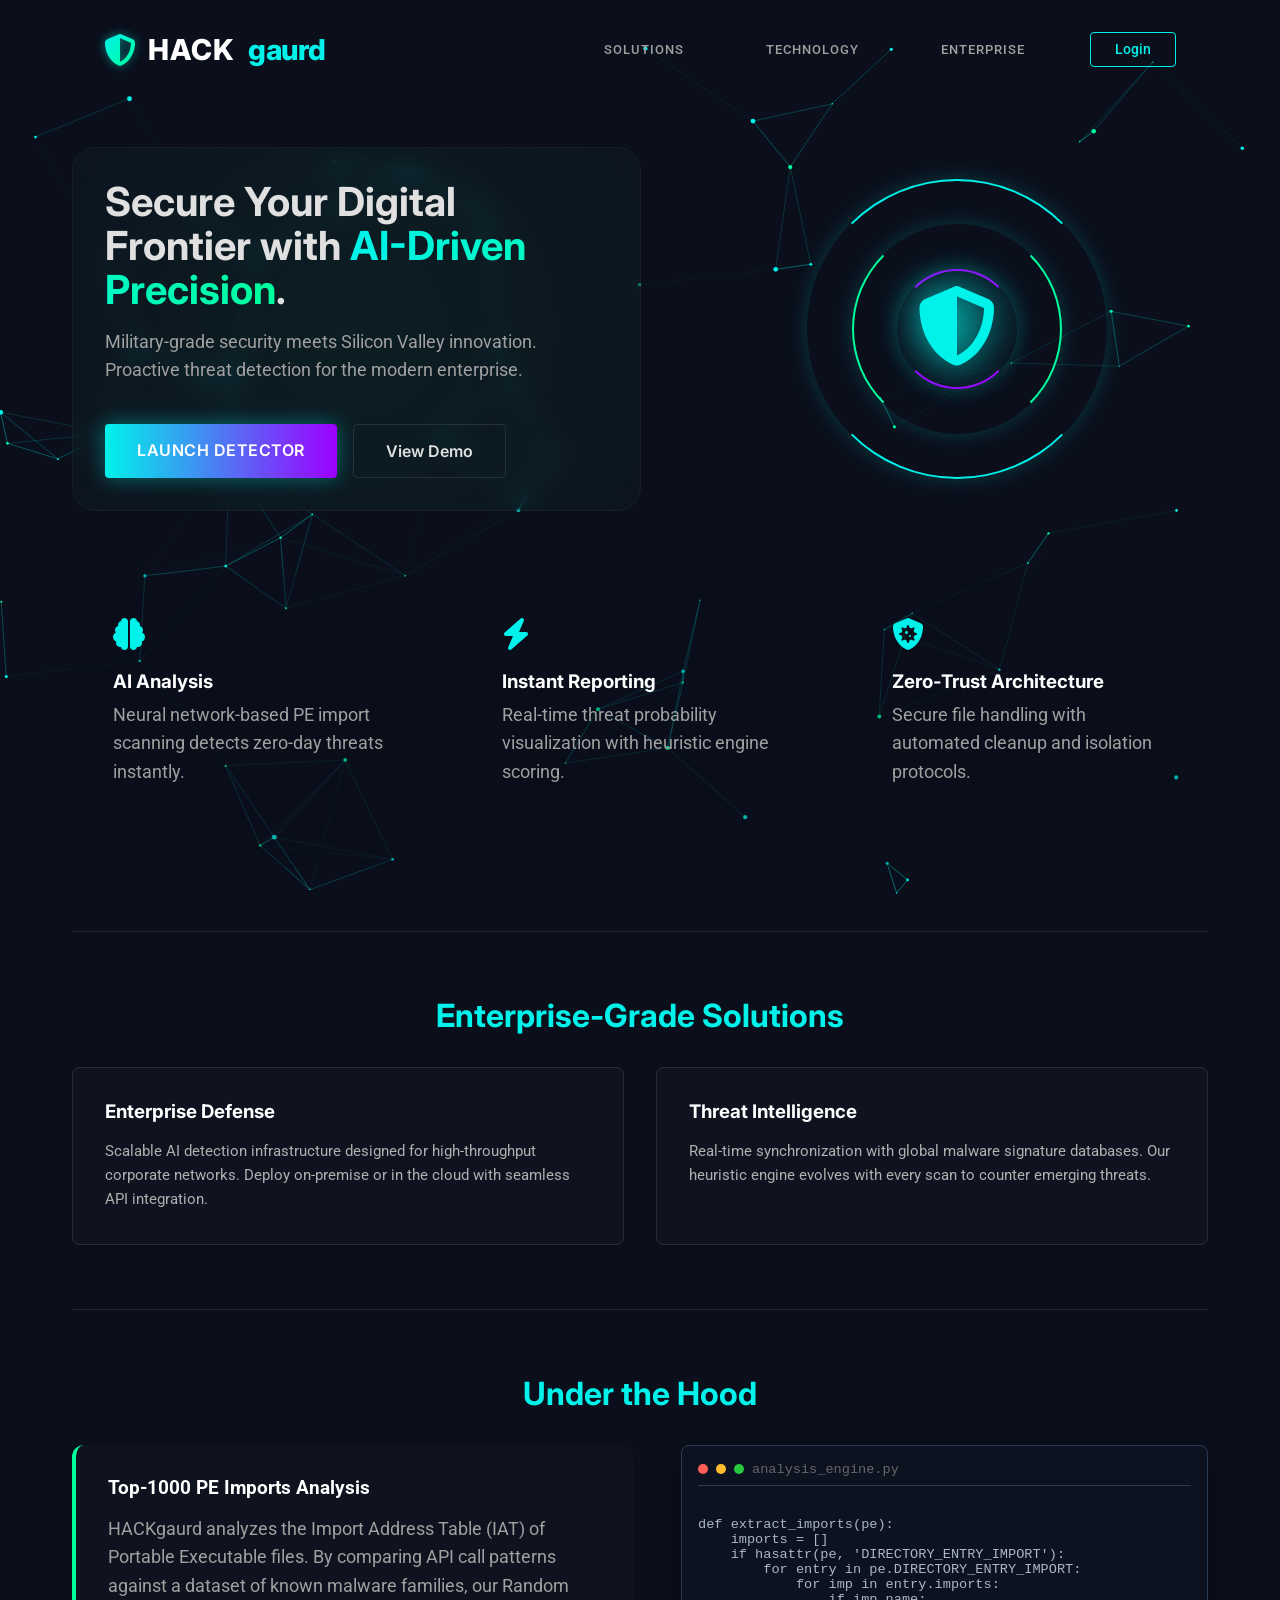
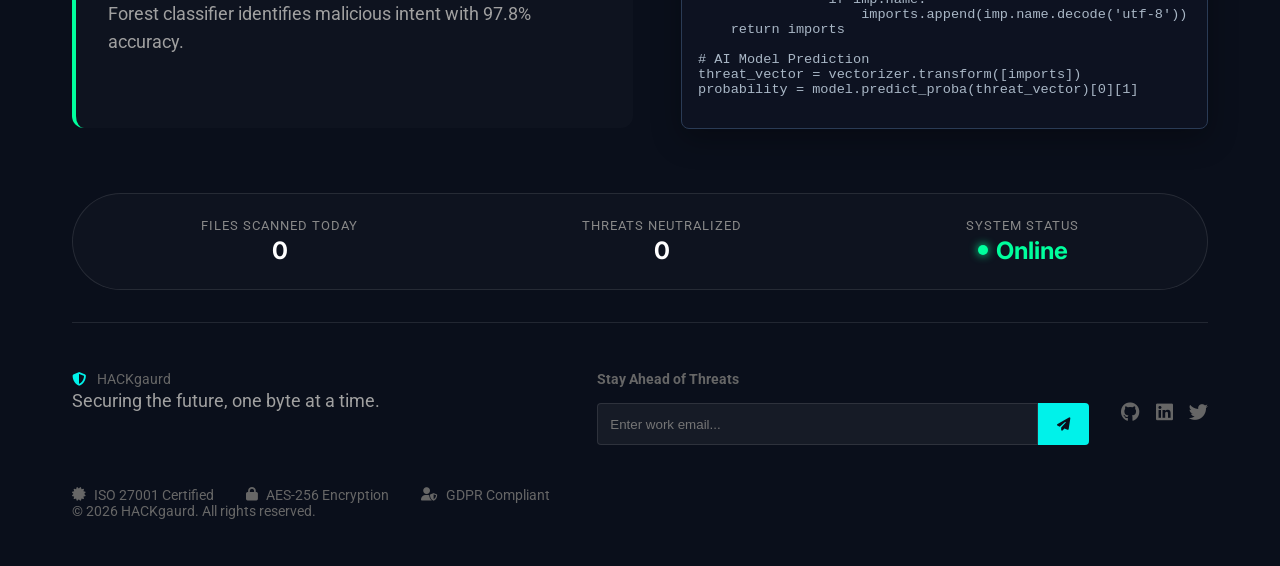
<file: frontend/index.html>
<!DOCTYPE html>
<html lang="en">

<head>
    <meta charset="UTF-8">
    <meta name="viewport" content="width=device-width, initial-scale=1.0">
    <title>HACKgaurd | Secure Your Digital Frontier</title>
    <link rel="preconnect" href="https://fonts.googleapis.com">
    <link rel="preconnect" href="https://fonts.gstatic.com" crossorigin>
    <link
        href="https://fonts.googleapis.com/css2?family=Inter:wght@300;400;500;600;700&family=Roboto:wght@400;500;700&display=swap"
        rel="stylesheet">
    <link rel="stylesheet" href="https://cdnjs.cloudflare.com/ajax/libs/font-awesome/6.4.0/css/all.min.css">
    <link rel="stylesheet" href="style.css">
</head>

<body>
    <canvas id="particles-canvas"></canvas>

    <div class="main-container">
        <header>
            <div class="logo">
                <i class="fa-solid fa-shield-halved"></i>
                <span class="brand-name">HACK</span> <span class="brand-highlight">gaurd</span>
            </div>
            <nav>
                <a href="#solutions" class="nav-item" id="nav-solutions">Solutions</a>
                <a href="#technology" class="nav-item" id="nav-technology">Technology</a>
                <a href="#enterprise" class="nav-item">Enterprise</a>
                <a href="#" class="nav-cta" id="login-btn">Login</a>
            </nav>
        </header>

        <section class="hero">
            <div class="hero-contentglass">
                <h1>Secure Your Digital Frontier with <span class="gradient-text">AI-Driven Precision</span>.</h1>
                <p>Military-grade security meets Silicon Valley innovation. Proactive threat detection for the modern
                    enterprise.</p>
                <div class="cta-group">
                    <a href="dashboard.html" class="cta-button" id="launch-btn"
                        style="text-decoration: none; display: inline-block; text-align: center;">Launch Detector</a>
                    <button class="secondary-button" id="demo-btn">View Demo</button>
                </div>
            </div>
            <div class="hero-visual">
                <div class="cyber-shield">
                    <div class="ring ring-1"></div>
                    <div class="ring ring-2"></div>
                    <div class="ring ring-3"></div>
                    <div class="core">
                        <i class="fa-solid fa-shield-halved"></i>
                    </div>
                </div>
            </div>
        </section>

        <!-- Core Capabilities -->
        <section class="features-section anim-on-scroll">
            <div class="features-grid">
                <div class="feature-card">
                    <div class="feature-icon"><i class="fa-solid fa-brain"></i></div>
                    <h3>AI Analysis</h3>
                    <p>Neural network-based PE import scanning detects zero-day threats instantly.</p>
                </div>
                <div class="feature-card">
                    <div class="feature-icon"><i class="fa-solid fa-bolt"></i></div>
                    <h3>Instant Reporting</h3>
                    <p>Real-time threat probability visualization with heuristic engine scoring.</p>
                </div>
                <div class="feature-card">
                    <div class="feature-icon"><i class="fa-solid fa-shield-virus"></i></div>
                    <h3>Zero-Trust Architecture</h3>
                    <p>Secure file handling with automated cleanup and isolation protocols.</p>
                </div>
            </div>
        </section>

        <!-- Solutions Section -->
        <section id="solutions" class="content-section anim-on-scroll">
            <h2 class="section-title">Enterprise-Grade Solutions</h2>
            <div class="solutions-grid">
                <div class="solution-card">
                    <h3>Enterprise Defense</h3>
                    <p>Scalable AI detection infrastructure designed for high-throughput corporate networks. Deploy
                        on-premise or in the cloud with seamless API integration.</p>
                </div>
                <div class="solution-card">
                    <h3>Threat Intelligence</h3>
                    <p>Real-time synchronization with global malware signature databases. Our heuristic engine evolves
                        with every scan to counter emerging threats.</p>
                </div>
            </div>
        </section>

        <!-- Technology Section -->
        <section id="technology" class="content-section">
            <h2 class="section-title">Under the Hood</h2>
            <div class="tech-container">
                <div class="tech-desc">
                    <h3>Top-1000 PE Imports Analysis</h3>
                    <p>HACKgaurd analyzes the Import Address Table (IAT) of Portable Executable files. By comparing
                        API call patterns against a dataset of known malware families, our Random Forest classifier
                        identifies malicious intent with 97.8% accuracy.</p>
                </div>
                <div class="code-snippet">
                    <div class="code-header">
                        <span class="dot red"></span>
                        <span class="dot yellow"></span>
                        <span class="dot green"></span>
                        <span>analysis_engine.py</span>
                    </div>
                    <pre><code>
def extract_imports(pe):
    imports = []
    if hasattr(pe, 'DIRECTORY_ENTRY_IMPORT'):
        for entry in pe.DIRECTORY_ENTRY_IMPORT:
            for imp in entry.imports:
                if imp.name:
                    imports.append(imp.name.decode('utf-8'))
    return imports

# AI Model Prediction
threat_vector = vectorizer.transform([imports])
probability = model.predict_proba(threat_vector)[0][1]
                    </code></pre>
                </div>
            </div>
        </section>

        <!-- Live Platform Pulse -->
        <section class="platform-pulse">
            <div class="pulse-stat">
                <span class="pulse-label">Files Scanned Today</span>
                <span class="pulse-value" id="stat-scanned">0</span>
            </div>
            <div class="pulse-stat">
                <span class="pulse-label">Threats Neutralized</span>
                <span class="pulse-value" id="stat-threats">0</span>
            </div>
            <div class="pulse-stat">
                <span class="pulse-label">System Status</span>
                <span class="pulse-value status-online"><span class="pulse-dot"></span> Online</span>
            </div>
        </section>

        <footer>
            <div class="footer-content">
                <div class="footer-brand">
                    <i class="fa-solid fa-shield-halved"></i> HACKgaurd
                    <p>Securing the future, one byte at a time.</p>
                </div>
                <div class="footer-subscribe">
                    <h4>Stay Ahead of Threats</h4>
                    <div class="subscribe-form">
                        <input type="email" id="sub-email" placeholder="Enter work email...">
                        <button id="sub-btn"><i class="fa-solid fa-paper-plane"></i></button>
                    </div>
                </div>
                <div class="footer-social">
                    <a href="#"><i class="fa-brands fa-github"></i></a>
                    <a href="#"><i class="fa-brands fa-linkedin"></i></a>
                    <a href="#"><i class="fa-brands fa-twitter"></i></a>
                </div>
            </div>

            <div class="trust-badges">
                <div class="badge"
                    title="Internationally recognized standard for information security management systems (ISMS).">
                    <i class="fa-solid fa-certificate"></i> ISO 27001 Certified
                </div>
                <div class="badge"
                    title="Advanced Encryption Standard with 256-bit keys, ensuring military-grade data protection.">
                    <i class="fa-solid fa-lock"></i> AES-256 Encryption
                </div>
                <div class="badge" title="Fully compliant with General Data Protection Regulation for user privacy.">
                    <i class="fa-solid fa-user-shield"></i> GDPR Compliant
                </div>
            </div>
            <div class="copyright">
                &copy; 2026 HACKgaurd. All rights reserved.
            </div>
        </footer>
    </div>

    <!-- Login Modal -->
    <div id="login-modal" class="modal-overlay">
        <div class="modal-box">
            <span class="close-modal close-login">&times;</span>
            <h2>SECURE LOGIN</h2>
            <form id="login-form">
                <div class="input-group">
                    <label>ACCESS KEY</label>
                    <input type="text" placeholder="XXXX-XXXX-XXXX" required>
                </div>
                <div class="input-group">
                    <label>PASSWORD</label>
                    <input type="password" placeholder="••••••••" required>
                </div>
                <button type="submit" class="cta-button" style="width: 100%;">Sign In</button>
            </form>
        </div>
    </div>

    <!-- Demo Modal -->
    <div id="demo-modal" class="modal-overlay">
        <div class="modal-box demo-box">
            <span class="close-modal close-demo">&times;</span>
            <h2>Platform Tour</h2>
            <div class="demo-content">
                <div class="demo-step">
                    <div class="step-num">1</div>
                    <p><strong>Upload Analyis:</strong> Drag & drop suspicious files for instant breakdown.</p>
                </div>
                <div class="demo-step">
                    <div class="step-num">2</div>
                    <p><strong>Heuristic Engine:</strong> Our AI assigns a threat score based on API calls.</p>
                </div>
                <div class="demo-step">
                    <div class="step-num">3</div>
                    <p><strong>Quarantine:</strong> Malicious files are isolated automatically.</p>
                </div>
                <button class="cta-button" id="start-demo-btn" style="width: 100%; margin-top: 1rem;">Launch Live
                    Experience</button>
            </div>
        </div>
    </div>

    <!-- Toast Notification -->
    <div id="toast" class="toast hidden">
        <i class="fa-solid fa-check-circle"></i> Successfully Subscribed!
    </div>

    <script src="js/state.js"></script>
    <script src="script.js"></script>
</body>

</html>
</file>
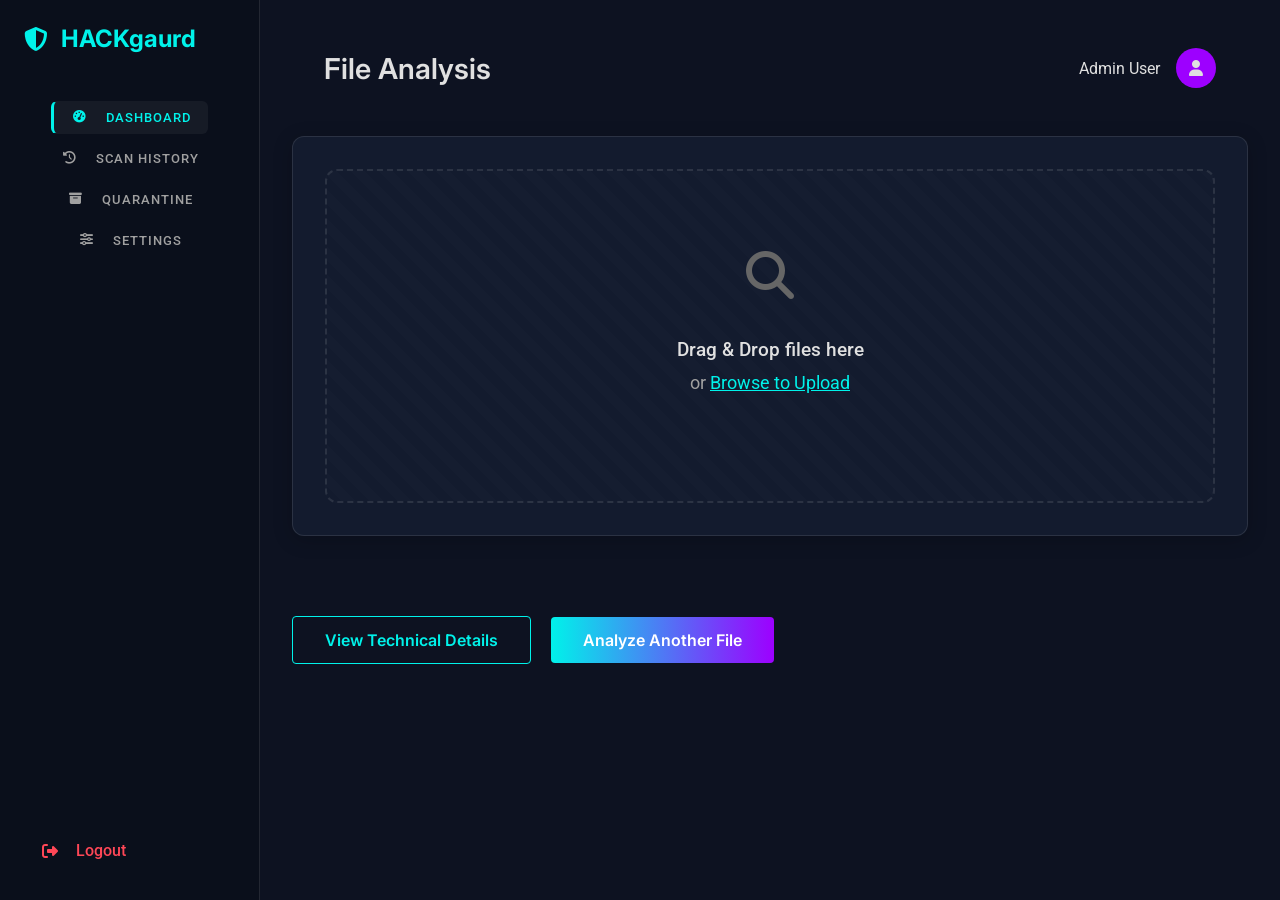
<file: frontend/dashboard.html>
<!DOCTYPE html>
<html lang="en">

<head>
    <meta charset="UTF-8">
    <meta name="viewport" content="width=device-width, initial-scale=1.0">
    <title>HACKgaurd | Dashboard</title>
    <link rel="preconnect" href="https://fonts.googleapis.com">
    <link rel="preconnect" href="https://fonts.gstatic.com" crossorigin>
    <link
        href="https://fonts.googleapis.com/css2?family=Inter:wght@300;400;500;600;700&family=Roboto:wght@400;500;700&display=swap"
        rel="stylesheet">
    <link rel="stylesheet" href="https://cdnjs.cloudflare.com/ajax/libs/font-awesome/6.4.0/css/all.min.css">
    <link rel="stylesheet" href="style.css"> <!-- Import core variables -->
    <link rel="stylesheet" href="dashboard.css">
</head>

<body>
    <div class="dashboard-container">
        <!-- Sidebar -->
        <aside class="sidebar">
            <div class="sidebar-header">
                <i class="fa-solid fa-shield-halved"></i> HACKgaurd
            </div>
            <nav class="sidebar-nav">
                <a href="dashboard.html" class="nav-item active"><i class="fa-solid fa-gauge-high"></i> Dashboard</a>
                <a href="history.html" class="nav-item"><i class="fa-solid fa-clock-rotate-left"></i> Scan History</a>
                <a href="quarantine.html" class="nav-item"><i class="fa-solid fa-box-archive"></i> Quarantine</a>
                <a href="settings.html" class="nav-item"><i class="fa-solid fa-sliders"></i> Settings</a>
            </nav>
            <div class="sidebar-footer">
                <a href="index.html" class="nav-item logout"><i class="fa-solid fa-right-from-bracket"></i> Logout</a>
            </div>
        </aside>

        <!-- Main Content -->
        <main class="main-content">
            <header class="top-bar">
                <h2>File Analysis</h2>
                <div class="user-profile">
                    <span>Admin User</span>
                    <div class="avatar"><i class="fa-solid fa-user"></i></div>
                </div>
            </header>

            <div class="dashboard-grid">
                <!-- Drop Zone -->
                <div class="card drop-zone-card">
                    <div class="drop-zone" id="drop-zone">
                        <input type="file" id="file-input" hidden>
                        <div class="icon-container">
                            <i class="fa-solid fa-magnifying-glass"></i>
                            <div class="scanning-ring"></div>
                        </div>
                        <h3>Drag & Drop files here</h3>
                        <p>or <span class="browse-link" id="browse-btn">Browse to Upload</span></p>
                    </div>

                    <!-- Progress Bar -->
                    <div class="progress-container hidden" id="progress-container">
                        <div class="progress-info">
                            <span id="scanning-status">Scanning...</span>
                            <span id="progress-percent">0%</span>
                        </div>
                        <div class="progress-bar">
                            <div class="progress-fill" id="progress-fill"></div>
                        </div>
                    </div>
                </div>

                <!-- Results Panel (Hidden by default) -->
                <div class="card results-card hidden" id="results-card">
                    <!-- Dynamic Content will be injected here -->
                    <div class="result-header">
                        <h3>Analysis Result</h3>
                        <span class="status-badge" id="status-badge">Safe</span>
                    </div>

                    <div class="speedometer-container">
                        <div class="speedometer">
                            <div class="speedometer-track"></div>
                            <div class="speedometer-needle" id="needle"></div>
                            <div class="score-text">
                                <span id="threat-score">0</span>
                                <small>Threat Score</small>
                            </div>
                        </div>
                    </div>

                    <div class="result-details" id="result-details">
                        <div class="detail-item">
                            <i class="fa-solid fa-file-shield"></i>
                            <div>
                                <h4>No Threats Detected</h4>
                                <p>File is clean and safe to use.</p>
                            </div>
                        </div>
                    </div>

                </div>

                <div style="margin-top: 2rem;">
                    <button class="secondary-button" id="details-btn">View Technical Details</button>
                    <button class="action-button" id="reset-btn">Analyze Another File</button>
                </div>
            </div>
    </div>
    </main>
    </div>

    <!-- Technical Details Modal -->
    <div id="details-modal" class="modal hidden">
        <div class="modal-content">
            <span class="close-modal">&times;</span>
            <h3>Technical Analysis Details</h3>
            <div id="modal-body">
                <!-- Injected content -->
            </div>
        </div>
    </div>

    <script src="js/state.js"></script>
    <script src="js/navigation.js"></script>
    <script src="dashboard.js"></script>
</body>

</html>
</file>
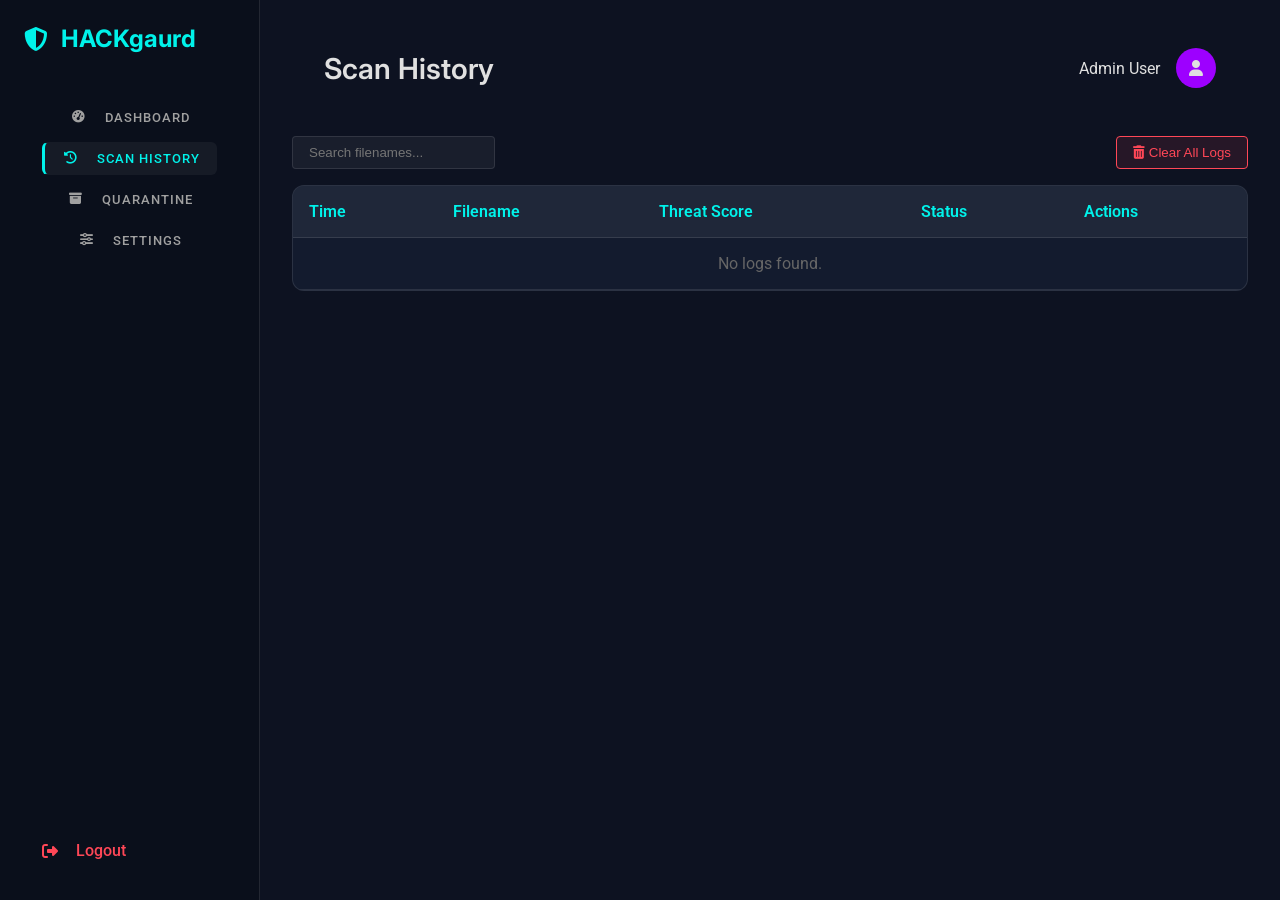
<file: frontend/history.html>
<!DOCTYPE html>
<html lang="en">

<head>
    <meta charset="UTF-8">
    <meta name="viewport" content="width=device-width, initial-scale=1.0">
    <title>HACKgaurd | Scan History</title>
    <link rel="preconnect" href="https://fonts.googleapis.com">
    <link rel="preconnect" href="https://fonts.gstatic.com" crossorigin>
    <link
        href="https://fonts.googleapis.com/css2?family=Inter:wght@300;400;500;600;700&family=Roboto:wght@400;500;700&display=swap"
        rel="stylesheet">
    <link rel="stylesheet" href="https://cdnjs.cloudflare.com/ajax/libs/font-awesome/6.4.0/css/all.min.css">
    <link rel="stylesheet" href="style.css">
    <link rel="stylesheet" href="dashboard.css">
    <style>
        .table-container {
            width: 100%;
            overflow-x: auto;
            background: var(--card-bg);
            border-radius: 12px;
            border: 1px solid var(--border-color);
        }

        table {
            width: 100%;
            border-collapse: collapse;
        }

        th,
        td {
            text-align: left;
            padding: 1rem;
            border-bottom: 1px solid var(--border-color);
        }

        th {
            background: rgba(255, 255, 255, 0.05);
            color: var(--accent-cyan);
            font-weight: 600;
        }

        tr:hover {
            background: var(--hover-bg);
        }

        .status-safe {
            color: var(--status-safe);
        }

        .status-critical {
            color: var(--status-danger);
        }

        .controls {
            display: flex;
            justify-content: space-between;
            margin-bottom: 1rem;
        }

        .search-input {
            background: rgba(255, 255, 255, 0.05);
            border: 1px solid var(--border-color);
            color: white;
            padding: 0.5rem 1rem;
            border-radius: 4px;
        }

        .btn-clear {
            background: rgba(255, 71, 87, 0.1);
            color: var(--status-danger);
            border: 1px solid var(--status-danger);
            padding: 0.5rem 1rem;
            border-radius: 4px;
            cursor: pointer;
        }

        .btn-download {
            background: transparent;
            border: 1px solid var(--accent-cyan);
            color: var(--accent-cyan);
            padding: 0.3rem 0.8rem;
            border-radius: 4px;
            cursor: pointer;
            font-size: 0.85rem;
        }

        .btn-download:hover {
            background: rgba(0, 242, 234, 0.1);
        }
    </style>
</head>

<body>
    <div class="dashboard-container">
        <!-- Sidebar -->
        <aside class="sidebar">
            <div class="sidebar-header">
                <i class="fa-solid fa-shield-halved"></i> HACKgaurd
            </div>
            <nav class="sidebar-nav">
                <a href="dashboard.html" class="nav-item"><i class="fa-solid fa-gauge-high"></i> Dashboard</a>
                <a href="history.html" class="nav-item active"><i class="fa-solid fa-clock-rotate-left"></i> Scan
                    History</a>
                <a href="quarantine.html" class="nav-item"><i class="fa-solid fa-box-archive"></i> Quarantine</a>
                <a href="settings.html" class="nav-item"><i class="fa-solid fa-sliders"></i> Settings</a>
            </nav>
            <div class="sidebar-footer">
                <a href="index.html" class="nav-item logout"><i class="fa-solid fa-right-from-bracket"></i> Logout</a>
            </div>
        </aside>

        <main class="main-content">
            <header class="top-bar">
                <h2>Scan History</h2>
                <div class="user-profile">
                    <span>Admin User</span>
                    <div class="avatar"><i class="fa-solid fa-user"></i></div>
                </div>
            </header>

            <div class="controls">
                <input type="text" id="search-input" class="search-input" placeholder="Search filenames...">
                <button id="clear-btn" class="btn-clear"><i class="fa-solid fa-trash-can"></i> Clear All Logs</button>
            </div>

            <div class="table-container">
                <table>
                    <thead>
                        <tr>
                            <th>Time</th>
                            <th>Filename</th>
                            <th>Threat Score</th>
                            <th>Status</th>
                            <th>Actions</th>
                        </tr>
                    </thead>
                    <tbody id="history-body">
                        <!-- Populated by JS -->
                    </tbody>
                </table>
            </div>
        </main>
    </div>

    <script src="js/state.js"></script>
    <script src="js/navigation.js"></script>
    <script src="js/history.js"></script>
</body>

</html>
</file>
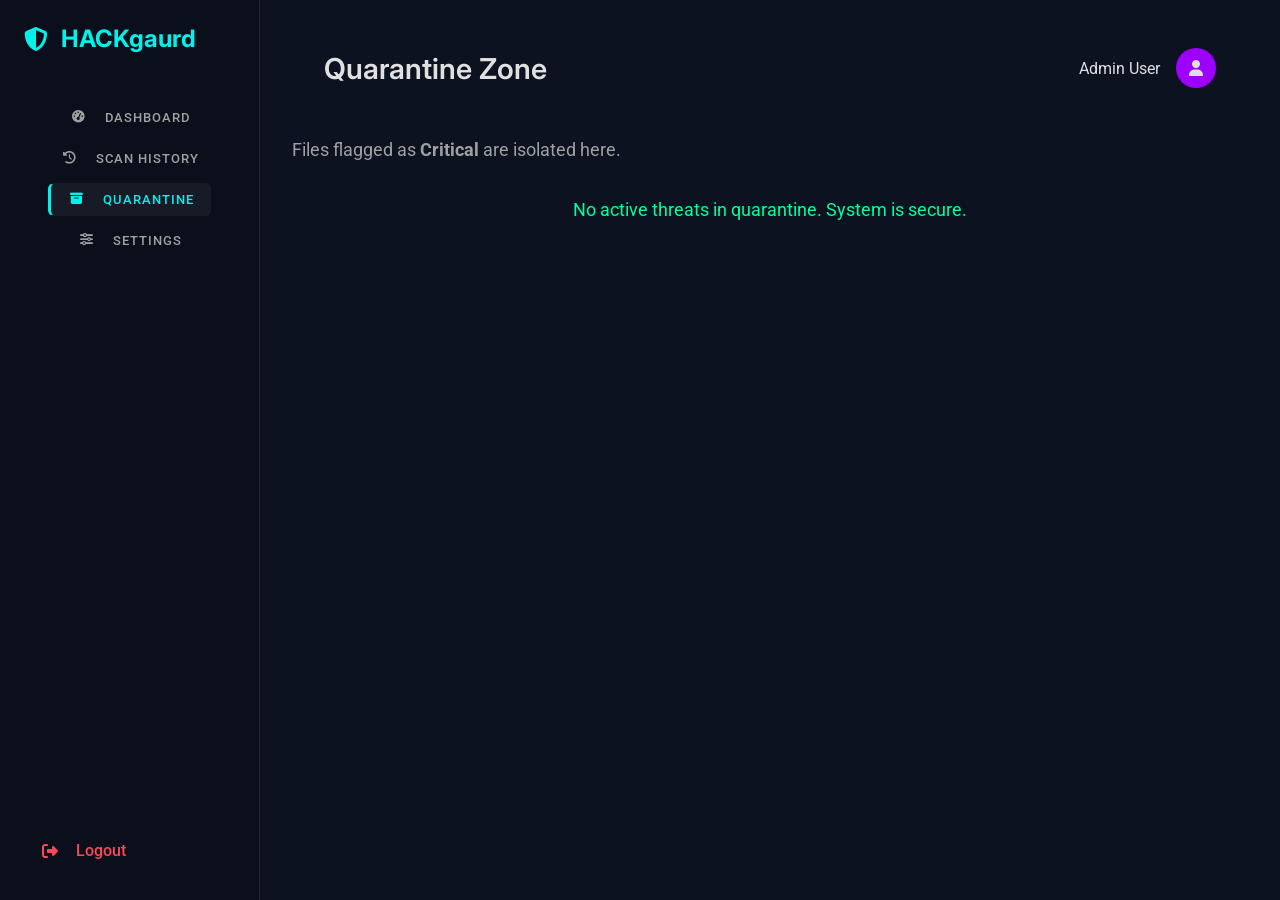
<file: frontend/quarantine.html>
<!DOCTYPE html>
<html lang="en">

<head>
    <meta charset="UTF-8">
    <meta name="viewport" content="width=device-width, initial-scale=1.0">
    <title>HACKgaurd | Quarantine</title>
    <link rel="preconnect" href="https://fonts.googleapis.com">
    <link rel="preconnect" href="https://fonts.gstatic.com" crossorigin>
    <link
        href="https://fonts.googleapis.com/css2?family=Inter:wght@300;400;500;600;700&family=Roboto:wght@400;500;700&display=swap"
        rel="stylesheet">
    <link rel="stylesheet" href="https://cdnjs.cloudflare.com/ajax/libs/font-awesome/6.4.0/css/all.min.css">
    <link rel="stylesheet" href="style.css">
    <link rel="stylesheet" href="dashboard.css">
    <style>
        .quarantine-grid {
            display: grid;
            grid-template-columns: repeat(auto-fill, minmax(300px, 1fr));
            gap: 1.5rem;
        }

        .quarantine-card {
            background: var(--card-bg);
            border: 1px solid var(--status-danger);
            border-radius: 12px;
            padding: 1.5rem;
            position: relative;
            overflow: hidden;
        }

        .quarantine-card::before {
            content: '';
            position: absolute;
            top: 0;
            left: 0;
            width: 4px;
            height: 100%;
            background: var(--status-danger);
        }

        .q-header {
            display: flex;
            justify-content: space-between;
            align-items: center;
            margin-bottom: 1rem;
        }

        .q-title {
            font-weight: 600;
            font-size: 1.1rem;
            color: #fff;
        }

        .q-score {
            background: rgba(255, 71, 87, 0.1);
            color: var(--status-danger);
            padding: 0.2rem 0.6rem;
            border-radius: 4px;
            font-size: 0.9rem;
            font-weight: 700;
        }

        .q-meta {
            font-size: 0.9rem;
            color: #a0a0a0;
            margin-bottom: 1.5rem;
        }

        .q-actions {
            display: flex;
            gap: 0.5rem;
        }

        .btn-delete {
            flex: 1;
            background: var(--status-danger);
            color: white;
            border: none;
            padding: 0.6rem;
            border-radius: 6px;
            cursor: pointer;
            font-weight: 500;
            transition: opacity 0.2s;
        }

        .btn-false-pos {
            flex: 1;
            background: transparent;
            border: 1px solid var(--status-safe);
            color: var(--status-safe);
            padding: 0.6rem;
            border-radius: 6px;
            cursor: pointer;
            font-weight: 500;
            transition: background 0.2s;
        }

        .btn-delete:hover {
            opacity: 0.9;
        }

        .btn-false-pos:hover {
            background: rgba(0, 255, 157, 0.1);
        }
    </style>
</head>

<body>
    <div class="dashboard-container">
        <!-- Sidebar -->
        <aside class="sidebar">
            <div class="sidebar-header">
                <i class="fa-solid fa-shield-halved"></i> HACKgaurd
            </div>
            <nav class="sidebar-nav">
                <a href="dashboard.html" class="nav-item"><i class="fa-solid fa-gauge-high"></i> Dashboard</a>
                <a href="history.html" class="nav-item"><i class="fa-solid fa-clock-rotate-left"></i> Scan History</a>
                <a href="quarantine.html" class="nav-item active"><i class="fa-solid fa-box-archive"></i> Quarantine</a>
                <a href="settings.html" class="nav-item"><i class="fa-solid fa-sliders"></i> Settings</a>
            </nav>
            <div class="sidebar-footer">
                <a href="index.html" class="nav-item logout"><i class="fa-solid fa-right-from-bracket"></i> Logout</a>
            </div>
        </aside>

        <main class="main-content">
            <header class="top-bar">
                <h2>Quarantine Zone</h2>
                <div class="user-profile">
                    <span>Admin User</span>
                    <div class="avatar"><i class="fa-solid fa-user"></i></div>
                </div>
            </header>

            <p style="margin-bottom: 2rem; color: #a0a0a0;">Files flagged as <strong>Critical</strong> are isolated
                here.</p>

            <div id="quarantine-container" class="quarantine-grid">
                <!-- Populated by JS -->
            </div>
        </main>
    </div>

    <script src="js/state.js"></script>
    <script src="js/navigation.js"></script>
    <script src="js/quarantine.js"></script>
</body>

</html>
</file>
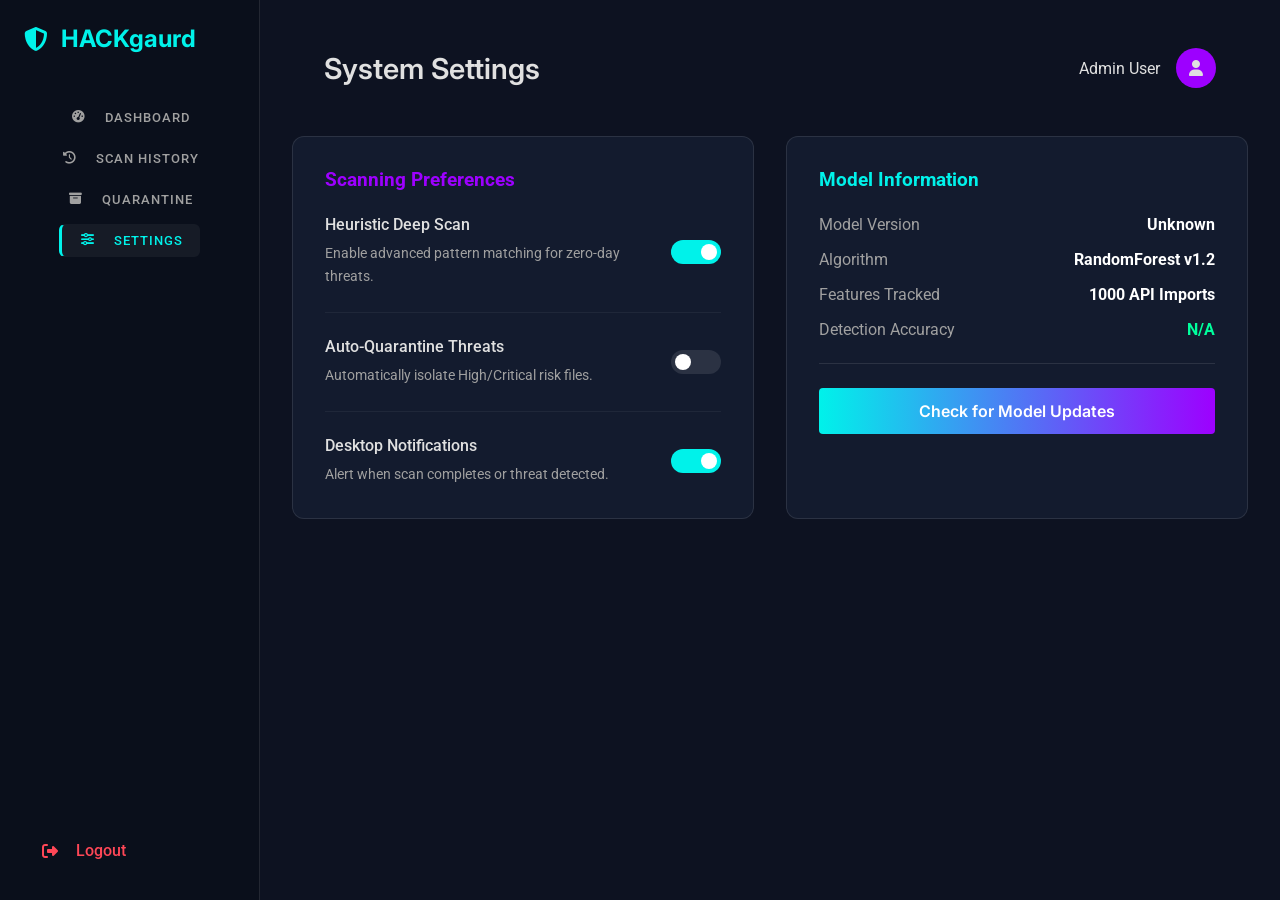
<file: frontend/settings.html>
<!DOCTYPE html>
<html lang="en">

<head>
    <meta charset="UTF-8">
    <meta name="viewport" content="width=device-width, initial-scale=1.0">
    <title>HACKgaurd | Settings</title>
    <link rel="preconnect" href="https://fonts.googleapis.com">
    <link rel="preconnect" href="https://fonts.gstatic.com" crossorigin>
    <link
        href="https://fonts.googleapis.com/css2?family=Inter:wght@300;400;500;600;700&family=Roboto:wght@400;500;700&display=swap"
        rel="stylesheet">
    <link rel="stylesheet" href="https://cdnjs.cloudflare.com/ajax/libs/font-awesome/6.4.0/css/all.min.css">
    <link rel="stylesheet" href="style.css">
    <link rel="stylesheet" href="dashboard.css">
    <style>
        .settings-grid {
            display: grid;
            grid-template-columns: repeat(auto-fit, minmax(300px, 1fr));
            gap: 2rem;
        }

        .settings-card {
            background: var(--card-bg);
            border-radius: 12px;
            padding: 2rem;
            border: 1px solid var(--border-color);
        }

        .setting-item {
            display: flex;
            justify-content: space-between;
            align-items: center;
            margin-bottom: 1.5rem;
            padding-bottom: 1.5rem;
            border-bottom: 1px solid rgba(255, 255, 255, 0.05);
        }

        .setting-item:last-child {
            border-bottom: none;
            margin-bottom: 0;
            padding-bottom: 0;
        }

        .setting-info h4 {
            margin: 0 0 0.5rem 0;
            font-weight: 500;
        }

        .setting-info p {
            margin: 0;
            font-size: 0.9rem;
            color: #a0a0a0;
        }

        /* Toggle Switch */
        .switch {
            position: relative;
            display: inline-block;
            width: 50px;
            height: 24px;
        }

        .switch input {
            cursor: pointer;
            opacity: 0;
            width: 0;
            height: 0;
        }

        .slider {
            position: absolute;
            cursor: pointer;
            top: 0;
            left: 0;
            right: 0;
            bottom: 0;
            background-color: rgba(255, 255, 255, 0.1);
            transition: .4s;
            border-radius: 24px;
        }

        .slider:before {
            position: absolute;
            content: "";
            height: 16px;
            width: 16px;
            left: 4px;
            bottom: 4px;
            background-color: white;
            transition: .4s;
            border-radius: 50%;
        }

        input:checked+.slider {
            background-color: var(--accent-cyan);
        }

        input:checked+.slider:before {
            transform: translateX(26px);
        }

        /* Model Info */
        .model-stat {
            display: flex;
            justify-content: space-between;
            margin-bottom: 1rem;
        }

        .stat-label {
            color: #a0a0a0;
        }

        .stat-val {
            font-weight: 700;
            color: white;
        }

        .stat-val.highlight {
            color: var(--accent-green);
        }
    </style>
</head>

<body>
    <div class="dashboard-container">
        <!-- Sidebar -->
        <aside class="sidebar">
            <div class="sidebar-header">
                <i class="fa-solid fa-shield-halved"></i> HACKgaurd
            </div>
            <nav class="sidebar-nav">
                <a href="dashboard.html" class="nav-item"><i class="fa-solid fa-gauge-high"></i> Dashboard</a>
                <a href="history.html" class="nav-item"><i class="fa-solid fa-clock-rotate-left"></i> Scan History</a>
                <a href="quarantine.html" class="nav-item"><i class="fa-solid fa-box-archive"></i> Quarantine</a>
                <a href="settings.html" class="nav-item active"><i class="fa-solid fa-sliders"></i> Settings</a>
            </nav>
            <div class="sidebar-footer">
                <a href="index.html" class="nav-item logout"><i class="fa-solid fa-right-from-bracket"></i> Logout</a>
            </div>
        </aside>

        <main class="main-content">
            <header class="top-bar">
                <h2>System Settings</h2>
                <div class="user-profile">
                    <span>Admin User</span>
                    <div class="avatar"><i class="fa-solid fa-user"></i></div>
                </div>
            </header>

            <div class="settings-grid">
                <!-- General Settings -->
                <div class="settings-card">
                    <h3 style="margin-bottom: 1.5rem; color: var(--accent-purple);">Scanning Preferences</h3>

                    <div class="setting-item">
                        <div class="setting-info">
                            <h4>Heuristic Deep Scan</h4>
                            <p>Enable advanced pattern matching for zero-day threats.</p>
                        </div>
                        <label class="switch">
                            <input type="checkbox" id="heuristicScan">
                            <span class="slider"></span>
                        </label>
                    </div>

                    <div class="setting-item">
                        <div class="setting-info">
                            <h4>Auto-Quarantine Threats</h4>
                            <p>Automatically isolate High/Critical risk files.</p>
                        </div>
                        <label class="switch">
                            <input type="checkbox" id="autoQuarantine">
                            <span class="slider"></span>
                        </label>
                    </div>

                    <div class="setting-item">
                        <div class="setting-info">
                            <h4>Desktop Notifications</h4>
                            <p>Alert when scan completes or threat detected.</p>
                        </div>
                        <label class="switch">
                            <input type="checkbox" id="notifications">
                            <span class="slider"></span>
                        </label>
                    </div>
                </div>

                <!-- Model Information -->
                <div class="settings-card">
                    <h3 style="margin-bottom: 1.5rem; color: var(--accent-cyan);">Model Information</h3>
                    <div id="model-info-container">
                        <div class="model-stat">
                            <span class="stat-label">Model Version</span>
                            <span class="stat-val" id="model-version">Loading...</span>
                        </div>
                        <div class="model-stat">
                            <span class="stat-label">Algorithm</span>
                            <span class="stat-val">RandomForest v1.2</span>
                        </div>
                        <div class="model-stat">
                            <span class="stat-label">Features Tracked</span>
                            <span class="stat-val">1000 API Imports</span>
                        </div>
                        <div class="model-stat">
                            <span class="stat-label">Detection Accuracy</span>
                            <span class="stat-val highlight" id="model-accuracy">Loading...</span>
                        </div>
                        <hr style="border: 0; border-top: 1px solid rgba(255,255,255,0.1); margin: 1.5rem 0;">
                        <button class="action-button" style="width: 100%;" onclick="checkForUpdates()">Check for Model
                            Updates</button>
                    </div>
                </div>
            </div>
        </main>
    </div>

    <script src="js/state.js"></script>
    <script src="js/navigation.js"></script>
    <script src="js/settings.js"></script>
</body>

</html>
</file>
<file: frontend/style.css>
:root {
    --bg-color: #0a0f1b;
    --text-color: #e0e0e0;
    --accent-cyan: #00f2ea;
    --accent-purple: #9d00ff;
    --accent-green: #00ff9d;
    --glass-bg: rgba(255, 255, 255, 0.05);
    --glass-border: rgba(255, 255, 255, 0.1);
    --font-heading: 'Inter', sans-serif;
    --font-body: 'Roboto', sans-serif;
}

* {
    margin: 0;
    padding: 0;
    box-sizing: border-box;
}

body {
    background-color: var(--bg-color);
    color: var(--text-color);
    font-family: var(--font-body);
    overflow-x: hidden;
    min-height: 100vh;
    display: flex;
    flex-direction: column;
}

#particles-canvas {
    position: fixed;
    top: 0;
    left: 0;
    width: 100%;
    height: 100%;
    z-index: -1;
}

.main-container {
    max-width: 1200px;
    margin: 0 auto;
    padding: 2rem;
    width: 100%;
    display: flex;
    flex-direction: column;
    flex-grow: 1;
}

/* Header */
header {
    display: flex;
    justify-content: space-between;
    align-items: center;
    padding: 1rem 0;
    margin-bottom: 2rem;
    /* Reduced from 4rem */
    transition: all 0.4s ease;
    border-radius: 0 0 16px 16px;
    /* Smooth bottom corners */
    padding: 1rem 2rem;
    /* Add horizontal padding for glow containment */
}

header:hover {
    background: rgba(10, 15, 27, 0.4);
    backdrop-filter: blur(12px);
    -webkit-backdrop-filter: blur(12px);
    box-shadow: 0 4px 30px rgba(0, 242, 234, 0.15), 0 0 0 1px rgba(0, 242, 234, 0.1);
    transform: translateY(2px);
}

.logo {
    font-family: var(--font-heading);
    font-weight: 800;
    font-size: 1.8rem;
    color: white;
    display: flex;
    align-items: center;
    gap: 0.8rem;
    cursor: default;
    letter-spacing: -0.5px;
}

.logo i {
    font-size: 2rem;
    background: linear-gradient(135deg, var(--accent-cyan), var(--accent-green));
    -webkit-background-clip: text;
    background-clip: text;
    color: transparent;
    transition: transform 0.6s cubic-bezier(0.68, -0.55, 0.27, 1.55);
    filter: drop-shadow(0 0 5px rgba(0, 242, 234, 0.5));
}

.logo:hover i {
    transform: rotate(360deg) scale(1.1);
}

.brand-name {
    text-transform: uppercase;
    letter-spacing: 1px;
}

.brand-highlight {
    color: var(--accent-cyan);
    position: relative;
    display: inline-block;
}

.brand-highlight::after {
    content: '';
    position: absolute;
    width: 100%;
    height: 2px;
    bottom: 2px;
    left: 0;
    background-color: var(--accent-green);
    transform: scaleX(0);
    transform-origin: bottom right;
    transition: transform 0.3s ease-out;
}

.logo:hover .brand-highlight::after {
    transform: scaleX(1);
    transform-origin: bottom left;
}

.logo:hover .brand-highlight {
    text-shadow: 0 0 15px var(--accent-cyan), 0 0 30px var(--accent-cyan);
    transition: text-shadow 0.3s ease;
}

nav {
    display: flex;
    gap: 3rem;
    /* Increased from 2rem for more air */
    align-items: center;
}

nav a {
    text-decoration: none;
    font-weight: 500;
    transition: all 0.3s ease;
    font-size: 0.9rem;
}

/* Navigation Links - Gentle Glass V3 */
nav a.nav-item {
    position: relative;
    padding: 0.5rem 1rem;
    color: #a0a0a0;
    /* Softer default color */
    text-transform: uppercase;
    font-size: 0.8rem;
    /* Slightly smaller for elegance */
    font-weight: 500;
    letter-spacing: 1px;
    /* More breathing room */
    border: 1px solid transparent;
    border-radius: 6px;
    background: transparent;
    transition: all 0.4s ease;
}

nav a.nav-item::before {
    display: none;
    /* Remove slide effect */
}

nav a.nav-item:hover {
    color: #fff;
    background: rgba(255, 255, 255, 0.02);
    border-color: rgba(0, 242, 234, 0.2);
    /* Very subtle border */
    box-shadow: 0 0 15px rgba(0, 242, 234, 0.05);
    /* Minimal glow */
    transform: translateY(-1px);
    text-shadow: 0 0 8px rgba(0, 242, 234, 0.4);
}

nav a.nav-item:active {
    transform: scale(0.98);
}

.nav-cta {
    border: 1px solid var(--accent-cyan);
    padding: 0.5rem 1.5rem;
    border-radius: 4px;
    color: var(--accent-cyan);
    transition: all 0.3s ease;
}

.nav-cta:hover {
    background: rgba(0, 242, 234, 0.1);
    box-shadow: 0 0 15px rgba(0, 242, 234, 0.3);
}

/* Hero Section */
.hero {
    display: flex;
    align-items: center;
    justify-content: space-between;
    flex-grow: 1;
    gap: 4rem;
    /* More space between text and visual */
    margin-top: 2rem;
}

.hero-contentglass {
    flex: 1;
    background: rgba(255, 255, 255, 0.01);
    /* Almost transparent */
    backdrop-filter: blur(10px);
    /* Reduced blur */
    -webkit-backdrop-filter: blur(10px);
    border: 1px solid rgba(255, 255, 255, 0.05);
    /* Barely visible border */
    padding: 3.5rem;
    /* More internal padding */
    border-radius: 24px;
    /* Softer corners */
    box-shadow: none;
    /* Removed heavy shadow for cleanliness */
    position: relative;
    overflow: hidden;
}

/* Features Section */
.features-section {
    margin-top: 4rem;
    margin-bottom: 4rem;
}

.features-grid {
    display: grid;
    grid-template-columns: repeat(auto-fit, minmax(300px, 1fr));
    gap: 2rem;
}

.feature-card {
    background: rgba(10, 15, 27, 0.3);
    /* Lighter background */
    border: 1px solid transparent;
    /* Hide border by default */
    padding: 2.5rem;
    border-radius: 16px;
    position: relative;
    overflow: hidden;
    transition: all 0.4s ease;
}

.feature-card:hover {
    background: rgba(10, 15, 27, 0.6);
    transform: translateY(-5px);
    border-color: rgba(0, 242, 234, 0.3);
    /* Subtle hover border */
    box-shadow: 0 10px 30px -10px rgba(0, 0, 0, 0.5);
}

/* Shimmer Effect */
.feature-card::before {
    content: '';
    position: absolute;
    top: 0;
    left: -100%;
    width: 50%;
    height: 100%;
    background: linear-gradient(to right,
            transparent,
            rgba(0, 242, 234, 0.1),
            transparent);
    transform: skewX(-25deg);
    transition: 0.5s;
}

.feature-card:hover::before {
    left: 100%;
    transition: 0.7s;
}

.feature-icon {
    font-size: 2rem;
    color: var(--accent-cyan);
    margin-bottom: 1rem;
}

.feature-card h3 {
    font-family: var(--font-heading);
    margin-bottom: 0.5rem;
    color: white;
}

/* Platform Pulse */
.platform-pulse {
    display: flex;
    justify-content: space-around;
    align-items: center;
    background: rgba(255, 255, 255, 0.02);
    border: 1px solid var(--glass-border);
    border-radius: 50px;
    padding: 1.5rem;
    margin-top: auto;
    margin-bottom: 2rem;
    flex-wrap: wrap;
    gap: 1rem;
}

.pulse-stat {
    text-align: center;
}

.pulse-label {
    display: block;
    font-size: 0.8rem;
    color: #888;
    text-transform: uppercase;
    letter-spacing: 1px;
    margin-bottom: 0.2rem;
}

.pulse-value {
    font-family: var(--font-heading);
    font-size: 1.5rem;
    font-weight: 700;
    color: white;
}

.status-online {
    color: var(--accent-green);
    display: flex;
    align-items: center;
    gap: 0.5rem;
    justify-content: center;
}

.pulse-dot {
    width: 10px;
    height: 10px;
    background-color: var(--accent-green);
    border-radius: 50%;
    box-shadow: 0 0 10px var(--accent-green);
    animation: pulse-dot 2s infinite;
}

@keyframes pulse-dot {
    0% {
        transform: scale(0.95);
        box-shadow: 0 0 0 0 rgba(0, 255, 157, 0.7);
    }

    70% {
        transform: scale(1);
        box-shadow: 0 0 0 10px rgba(0, 255, 157, 0);
    }

    100% {
        transform: scale(0.95);
        box-shadow: 0 0 0 0 rgba(0, 255, 157, 0);
    }
}

/* Modal Styles */
.modal-overlay {
    position: fixed;
    top: 0;
    left: 0;
    width: 100%;
    height: 100%;
    background: rgba(0, 0, 0, 0.8);
    backdrop-filter: blur(5px);
    display: flex;
    justify-content: center;
    align-items: center;
    z-index: 2000;
    opacity: 0;
    pointer-events: none;
    transition: opacity 0.3s ease;
}

.modal-overlay.active {
    opacity: 1;
    pointer-events: all;
}

.modal-box {
    background: #0d1221;
    border: 1px solid var(--accent-cyan);
    padding: 2.5rem;
    border-radius: 12px;
    width: 90%;
    max-width: 400px;
    position: relative;
    transform: translateY(20px);
    transition: transform 0.3s ease;
    box-shadow: 0 0 30px rgba(0, 242, 234, 0.2);
}

.modal-overlay.active .modal-box {
    transform: translateY(0);
}

.close-modal {
    position: absolute;
    top: 1rem;
    right: 1rem;
    color: #888;
    font-size: 1.5rem;
    cursor: pointer;
    line-height: 1;
}

.modal-box h2 {
    font-family: var(--font-heading);
    margin-bottom: 2rem;
    text-align: center;
    color: white;
}

.input-group {
    margin-bottom: 1.5rem;
}

.input-group label {
    display: block;
    margin-bottom: 0.5rem;
    color: #aaa;
    font-size: 0.9rem;
}

.input-group input {
    width: 100%;
    padding: 0.8rem;
    background: rgba(255, 255, 255, 0.05);
    border: 1px solid var(--glass-border);
    border-radius: 4px;
    color: white;
    outline: none;
    transition: border-color 0.3s;
}

.input-group input:focus {
    border-color: var(--accent-cyan);
}

/* Page Transition */
body {
    transition: opacity 0.5s ease;
}

.fade-out {
    opacity: 0;
}

/* Glow effect behind glass card */
.hero-contentglass::before {
    content: '';
    position: absolute;
    top: -50%;
    left: -50%;
    width: 200%;
    height: 200%;
    background: radial-gradient(circle, rgba(0, 255, 157, 0.05) 0%, rgba(0, 0, 0, 0) 70%);
    z-index: -1;
    pointer-events: none;
}

h1 {
    font-family: var(--font-heading);
    font-size: 3rem;
    /* Reduced from 3.5rem */
    line-height: 1.1;
    margin-bottom: 1rem;
    /* Reduced from 1.5rem */
    font-weight: 700;
}

.gradient-text {
    background: linear-gradient(90deg, var(--accent-cyan), var(--accent-green));
    -webkit-background-clip: text;
    background-clip: text;
    color: transparent;
}

p {
    font-size: 1.1rem;
    line-height: 1.6;
    color: #a0a0a0;
    margin-bottom: 2.5rem;
}

.cta-group {
    display: flex;
    gap: 1rem;
}

.cta-button {
    background: linear-gradient(90deg, var(--accent-cyan), var(--accent-purple));
    border: none;
    padding: 1rem 2rem;
    color: white;
    font-family: var(--font-heading);
    font-weight: 600;
    font-size: 1rem;
    border-radius: 4px;
    cursor: pointer;
    transition: all 0.3s cubic-bezier(0.4, 0, 0.2, 1);
    text-transform: uppercase;
    letter-spacing: 0.5px;
    box-shadow: 0 0 20px rgba(0, 242, 234, 0.4);
    position: relative;
    overflow: hidden;
}

/* Shimmer Loop Animation */
.cta-button::after {
    content: '';
    position: absolute;
    top: 0;
    left: -100%;
    width: 50%;
    height: 100%;
    background: linear-gradient(to right,
            transparent,
            rgba(255, 255, 255, 0.6),
            transparent);
    transform: skewX(-25deg);
    animation: shimmer-loop 3s infinite;
}

@keyframes shimmer-loop {
    0% {
        left: -100%;
    }

    20% {
        left: 200%;
    }

    /* Fast pass */
    100% {
        left: 200%;
    }

    /* Wait */
}

.cta-button:hover {
    transform: translateY(-2px);
    box-shadow: 0 0 30px rgba(0, 242, 234, 0.8), 0 0 60px rgba(0, 242, 234, 0.4);
}

.secondary-button {
    background: transparent;
    border: 1px solid var(--glass-border);
    padding: 1rem 2rem;
    color: var(--text-color);
    font-family: var(--font-heading);
    font-weight: 600;
    font-size: 1rem;
    border-radius: 4px;
    cursor: pointer;
    transition: all 0.3s ease;
}

.secondary-button:hover {
    border-color: var(--accent-green);
    color: var(--accent-green);
}

.hero-visual {
    flex: 1;
    display: flex;
    justify-content: center;
    align-items: center;
    perspective: 1000px;
}

/* Hero Visual Animation substitute */
.cyber-shield {
    position: relative;
    width: 350px;
    /* Reduced from 400px */
    height: 350px;
    /* Reduced from 400px */
    transform-style: preserve-3d;
    animation: float 6s ease-in-out infinite;
    display: flex;
    justify-content: center;
    align-items: center;
}

.ring {
    position: absolute;
    border: 2px solid transparent;
    border-radius: 50%;
    box-shadow: 0 0 20px rgba(0, 242, 234, 0.2);
}

.ring-1 {
    width: 100%;
    height: 100%;
    border-top: 2px solid var(--accent-cyan);
    border-bottom: 2px solid var(--accent-cyan);
    animation: rotate1 10s linear infinite;
}

.ring-2 {
    width: 70%;
    height: 70%;
    border-left: 2px solid var(--accent-green);
    border-right: 2px solid var(--accent-green);
    animation: rotate2 15s linear infinite reverse;
}

.ring-3 {
    width: 40%;
    height: 40%;
    border-top: 2px solid var(--accent-purple);
    border-bottom: 2px solid var(--accent-purple);
    animation: rotate3 8s linear infinite;
}

.core {
    font-size: 5rem;
    color: var(--accent-cyan);
    filter: drop-shadow(0 0 20px var(--accent-cyan));
    animation: pulse 3s ease-in-out infinite;
    z-index: 10;
}

@keyframes rotate1 {
    0% {
        transform: rotateX(60deg) rotateZ(0deg);
    }

    100% {
        transform: rotateX(60deg) rotateZ(360deg);
    }
}

@keyframes rotate2 {
    0% {
        transform: rotateY(60deg) rotateZ(0deg);
    }

    100% {
        transform: rotateY(60deg) rotateZ(360deg);
    }
}

@keyframes rotate3 {
    0% {
        transform: rotateX(-45deg) rotateY(45deg) rotateZ(0deg);
    }

    100% {
        transform: rotateX(-45deg) rotateY(45deg) rotateZ(360deg);
    }
}

@keyframes pulse {

    0%,
    100% {
        opacity: 0.8;
        transform: scale(1);
    }

    50% {
        opacity: 1;
        transform: scale(1.1);
    }
}

@keyframes float {
    0% {
        transform: translateY(0px) rotateY(0deg);
    }

    50% {
        transform: translateY(-20px) rotateY(5deg);
    }

    100% {
        transform: translateY(0px) rotateY(0deg);
    }
}

/* Footer */
footer {
    display: flex;
    justify-content: space-between;
    align-items: center;
    padding-top: 2rem;
    /* Reduced from 4rem */
    border-top: 1px solid var(--glass-border);
    margin-top: auto;
    color: #666;
    font-size: 0.85rem;
    padding-bottom: 1rem;
}

.trust-badges {
    display: flex;
    gap: 2rem;
}

.badge {
    display: flex;
    align-items: center;
    gap: 0.5rem;
    color: #888;
}

.badge i {
    color: var(--accent-green);
}

/* Responsive */
.badge {
    display: flex;
    align-items: center;
    gap: 0.5rem;
    color: #666;
    /* Start darker/grayscale */
    transition: color 0.3s ease;
    cursor: default;
}

.badge i {
    color: #666;
    transition: color 0.3s ease;
}

.badge:hover {
    color: white;
}

.badge:hover i {
    color: var(--accent-cyan);
    filter: drop-shadow(0 0 5px var(--accent-cyan));
}

/* Content Sections */
.content-section {
    padding: 4rem 0;
    border-top: 1px solid var(--glass-border);
}

.section-title {
    font-family: var(--font-heading);
    font-size: 2rem;
    margin-bottom: 2rem;
    color: var(--accent-cyan);
    text-align: center;
}

/* Solutions Grid */
.solutions-grid {
    display: grid;
    grid-template-columns: 1fr 1fr;
    gap: 2rem;
}

.solution-card {
    background: rgba(255, 255, 255, 0.02);
    border: 1px solid var(--glass-border);
    padding: 2rem;
    border-radius: 8px;
    transition: 0.3s;
}

.solution-card:hover {
    border-color: var(--accent-purple);
    background: rgba(157, 0, 255, 0.05);
}

.solution-card h3 {
    color: white;
    margin-bottom: 1rem;
    font-family: var(--font-heading);
}

.solution-card p {
    font-size: 0.95rem;
    color: #b0b0b0;
    margin-bottom: 0;
}

/* Technology Section */
.tech-container {
    display: flex;
    align-items: center;
    gap: 3rem;
    flex-wrap: wrap;
}

.tech-desc {
    flex: 1;
    min-width: 300px;
}

.tech-desc h3 {
    color: white;
    margin-bottom: 1rem;
}

.code-snippet {
    flex: 1;
    background: #0d1221;
    border: 1px solid #2a3b55;
    border-radius: 8px;
    padding: 1rem;
    font-family: 'Consolas', monospace;
    font-size: 0.85rem;
    color: #e0e0e0;
    box-shadow: 0 10px 30px rgba(0, 0, 0, 0.3);
    overflow: hidden;
    position: relative;
    min-width: 300px;
}

.code-header {
    display: flex;
    gap: 0.5rem;
    margin-bottom: 1rem;
    border-bottom: 1px solid #2a3b55;
    padding-bottom: 0.5rem;
    align-items: center;
    color: #666;
}

.dot {
    width: 10px;
    height: 10px;
    border-radius: 50%;
}

.red {
    background: #ff5f56;
}

.yellow {
    background: #ffbd2e;
}

.green {
    background: #27c93f;
}

pre {
    color: #a9b7c6;
    overflow-x: auto;
}


/* Enterprise Section */
.enterprise-grid {
    display: grid;
    grid-template-columns: repeat(auto-fit, minmax(280px, 1fr));
    gap: 2rem;
    margin-top: 2rem;
}

.enterprise-card {
    background: linear-gradient(145deg, rgba(13, 18, 33, 0.8), rgba(10, 15, 27, 0.9));
    border: 1px solid var(--glass-border);
    padding: 2rem;
    border-radius: 12px;
    text-align: center;
    transition: all 0.4s ease;
    position: relative;
    overflow: hidden;
}

.enterprise-card:hover {
    transform: translateY(-8px);
    box-shadow: 0 10px 40px -10px rgba(0, 242, 234, 0.3);
    border-color: var(--accent-cyan);
}

.ent-icon {
    font-size: 2.5rem;
    color: var(--accent-purple);
    margin-bottom: 1.5rem;
    transition: transform 0.4s ease;
}

.enterprise-card:hover .ent-icon {
    transform: scale(1.1) rotate(5deg);
    color: var(--accent-cyan);
}

.enterprise-card h3 {
    color: white;
    font-family: var(--font-heading);
    margin-bottom: 1rem;
}

.enterprise-card p {
    color: #a0a0a0;
    font-size: 0.95rem;
}

/* Animations */
.anim-on-scroll {
    opacity: 0;
    transform: translateY(30px);
    transition: all 0.8s ease-out;
}

.anim-on-scroll.is-visible {
    opacity: 1;
    transform: translateY(0);
}

/* Enhanced Visuals for Technology */
.tech-desc {
    background: rgba(255, 255, 255, 0.02);
    padding: 2rem;
    border-radius: 12px;
    border-left: 4px solid var(--accent-green);
}

.code-snippet:hover {
    box-shadow: 0 0 25px rgba(0, 255, 157, 0.15);
    border-color: var(--accent-green);
    transform: scale(1.02);
    transition: all 0.3s ease;
}

/* Enhanced Visuals for Solutions */
.solution-card {
    position: relative;
    z-index: 1;
}

.solution-card::after {
    content: '';
    position: absolute;
    bottom: 0;
    left: 0;
    width: 0%;
    height: 3px;
    background: var(--accent-purple);
    transition: width 0.4s ease;
}

.solution-card:hover::after {
    width: 100%;
}

/* Responsive Footer */
footer {
    display: block;
    /* Override flex */
    padding-top: 3rem;
}

.footer-content {
    display: flex;
    justify-content: space-between;
    flex-wrap: wrap;
    gap: 2rem;
    margin-bottom: 2rem;
}

.footer-brand {
    flex: 1;
    min-width: 200px;
}

.footer-brand i {
    color: var(--accent-cyan);
    margin-right: 0.5rem;
}

.footer-subscribe {
    flex: 1;
    min-width: 250px;
}

.subscribe-form {
    display: flex;
    margin-top: 1rem;
}

.subscribe-form input {
    flex: 1;
    padding: 0.8rem;
    border: 1px solid var(--glass-border);
    background: rgba(255, 255, 255, 0.05);
    color: white;
    border-radius: 4px 0 0 4px;
    outline: none;
}

.subscribe-form button {
    padding: 0.8rem 1.2rem;
    background: var(--accent-cyan);
    border: none;
    cursor: pointer;
    border-radius: 0 4px 4px 0;
    color: #0a0f1b;
    transition: 0.3s;
}

.subscribe-form button:hover {
    background: var(--accent-green);
}

.footer-social {
    display: flex;
    gap: 1rem;
    align-items: center;
}

.footer-social a {
    color: #666;
    font-size: 1.2rem;
    transition: 0.3s;
}

.footer-social a:hover {
    color: var(--accent-cyan);
    transform: translateY(-3px);
}

/* Toast Notification */
.toast {
    position: fixed;
    bottom: 2rem;
    right: 2rem;
    background: var(--accent-green);
    color: #000;
    padding: 1rem 2rem;
    border-radius: 50px;
    box-shadow: 0 5px 20px rgba(0, 255, 157, 0.4);
    display: flex;
    align-items: center;
    gap: 0.5rem;
    z-index: 3000;
    font-weight: 600;
    transform: translateY(100px);
    opacity: 0;
    transition: all 0.5s cubic-bezier(0.68, -0.55, 0.27, 1.55);
}

.toast.show {
    transform: translateY(0);
    opacity: 1;
}

.toast.hidden {
    display: none;
    /* Helper for initial state if needed, though transform handles transition */
}

/* Tooltip Styles */
.badge[title] {
    position: relative;
    cursor: help;
}

/* Demo Modal Specifics */
.demo-box {
    border-color: var(--accent-purple);
}

.demo-step {
    display: flex;
    gap: 1rem;
    margin-bottom: 1.5rem;
    align-items: start;
}

.step-num {
    background: var(--accent-cyan);
    color: #0a0f1b;
    width: 24px;
    height: 24px;
    border-radius: 50%;
    display: flex;
    align-items: center;
    justify-content: center;
    font-weight: 700;
    flex-shrink: 0;
}

/* Responsive Tweaks */
@media (max-width: 1366px) {
    .main-container {
        padding: 1rem 2rem;
    }

    h1 {
        font-size: 2.5rem;
    }

    .hero-contentglass {
        padding: 2rem;
    }

    .cyber-shield {
        width: 300px;
        height: 300px;
    }
}

@media (max-width: 900px) {
    .hero {
        flex-direction: column-reverse;
        /* Changed back to column-reverse for better mobile handling */
        text-align: center;
        gap: 2rem;
    }

    .hero-contentglass {
        padding: 2rem;
    }

    h1 {
        font-size: 2.5rem;
    }

    .cta-group {
        justify-content: center;
    }

    header {
        margin-bottom: 2rem;
    }

    .cyber-shield {
        width: 300px;
        height: 300px;
    }
}

@media (max-width: 600px) {
    header {
        flex-direction: column;
        gap: 1rem;
    }

    nav {
        gap: 1rem;
        flex-wrap: wrap;
        justify-content: center;
    }

    h1 {
        font-size: 2rem;
    }
}
</file>
<file: frontend/dashboard.css>
/* Dashboard specific styles */
/* Inherits :root variables from style.css, but we'll redefine if needed to ensure standalone preview works */

:root {
    --dash-bg: #0d1221;
    --sidebar-bg: #0a0f1b;
    --card-bg: #131b2e;
    --border-color: rgba(255, 255, 255, 0.1);
    --hover-bg: rgba(255, 255, 255, 0.05);

    --status-safe: #00ff9d;
    --status-warning: #ffd700;
    --status-danger: #ff4757;
}

body {
    background-color: var(--dash-bg);
    margin: 0;
    font-family: 'Roboto', sans-serif;
    color: #e0e0e0;
    overflow: hidden;
   
}

.dashboard-container {
    display: flex;
    height: 100vh;
}

/* Sidebar */
.sidebar {
    width: 260px;
    background-color: var(--sidebar-bg);
    border-right: 1px solid var(--border-color);
    display: flex;
    flex-direction: column;
    padding: 1.5rem;
}

.sidebar-header {
    font-family: 'Inter', sans-serif;
    font-size: 1.5rem;
    font-weight: 700;
    color: var(--accent-cyan);
    margin-bottom: 3rem;
    display: flex;
    align-items: center;
    gap: 0.8rem;
}

.sidebar-nav {
    display: flex;
    flex-direction: column;
    gap: 0.5rem;
    flex-grow: 1;
}

.nav-item {
    display: flex;
    align-items: center;
    gap: 1rem;
    padding: 1rem;
    text-decoration: none;
    color: #a0a0a0;
    border-radius: 8px;
    transition: all 0.2s ease;
    font-weight: 500;
}

.nav-item:hover,
.nav-item.active {
    background-color: var(--hover-bg);
    color: var(--accent-cyan);
}

.nav-item.active {
    border-left: 3px solid var(--accent-cyan);
}

.nav-item i {
    width: 20px;
    text-align: center;
}

.sidebar-footer {
    margin-top: auto;
}

.logout {
    color: var(--status-danger);
}

.logout:hover {
    background-color: rgba(255, 71, 87, 0.1);
    color: var(--status-danger);
}

/* Main Content */
.main-content {
    flex-grow: 1;
    display: flex;
    flex-direction: column;
    padding: 2rem;
    overflow-y: auto;
}

.top-bar {
    display: flex;
    justify-content: space-between;
    align-items: center;
    margin-bottom: 2rem;
}

.top-bar h2 {
    font-family: 'Inter', sans-serif;
    font-weight: 600;
    font-size: 1.8rem;
}

.user-profile {
    display: flex;
    align-items: center;
    gap: 1rem;
}

.avatar {
    width: 40px;
    height: 40px;
    background-color: var(--accent-purple);
    border-radius: 50%;
    display: flex;
    justify-content: center;
    align-items: center;
}

/* Dashboard Grid */
.dashboard-grid {
    display: grid;
    grid-template-columns: 1fr;
    gap: 2rem;
}

.card {
    background-color: var(--card-bg);
    border-radius: 12px;
    padding: 2rem;
    box-shadow: 0 4px 20px rgba(0, 0, 0, 0.2);
    border: 1px solid var(--border-color);
}

/* Drop Zone */
.drop-zone {
    border: 2px dashed var(--border-color);
    border-radius: 12px;
    padding: 4rem 2rem;
    text-align: center;
    transition: all 0.3s ease;
    cursor: pointer;
    background-image: repeating-linear-gradient(45deg, transparent, transparent 10px, rgba(255, 255, 255, 0.01) 10px, rgba(255, 255, 255, 0.01) 20px);
}

.drop-zone:hover,
.drop-zone.dragover {
    border-color: var(--accent-green);
    background-color: rgba(0, 255, 157, 0.02);
    box-shadow: 0 0 20px rgba(0, 255, 157, 0.1);
}

.icon-container {
    position: relative;
    width: 80px;
    height: 80px;
    margin: 0 auto 1.5rem;
    display: flex;
    justify-content: center;
    align-items: center;
}

.icon-container i {
    font-size: 3rem;
    color: #666;
    transition: color 0.3s ease;
}

.drop-zone:hover i,
.drop-zone.dragover i {
    color: var(--accent-green);
}

.drop-zone h3 {
    margin-bottom: 0.5rem;
    font-weight: 500;
}

.browse-link {
    color: var(--accent-cyan);
    text-decoration: underline;
    cursor: pointer;
}

/* Progress Bar */
.progress-container {
    margin-top: 2rem;
}

.progress-info {
    display: flex;
    justify-content: space-between;
    margin-bottom: 0.5rem;
    font-size: 0.9rem;
    color: #a0a0a0;
}

.progress-bar {
    height: 8px;
    background-color: rgba(255, 255, 255, 0.1);
    border-radius: 4px;
    overflow: hidden;
}

.progress-fill {
    height: 100%;
    width: 0%;
    background: linear-gradient(90deg, var(--accent-cyan), var(--accent-green));
    border-radius: 4px;
    transition: width 0.1s linear;
    box-shadow: 0 0 10px var(--accent-cyan);
}

/* Results Panel */
.results-card {
    text-align: center;
    border-top: 4px solid var(--status-safe);
    /* Dynamic */
}

.result-header {
    display: flex;
    justify-content: space-between;
    align-items: center;
    margin-bottom: 2rem;
}

.status-badge {
    padding: 0.4rem 1rem;
    border-radius: 50px;
    font-size: 0.85rem;
    font-weight: 600;
    text-transform: uppercase;
    background-color: rgba(0, 255, 157, 0.1);
    color: var(--status-safe);
    border: 1px solid var(--status-safe);
}

/* Speedometer/Gauge */
.speedometer-container {
    position: relative;
    width: 300px;
    height: 150px;
    margin: 0 auto 2rem;
    overflow: hidden;
}

.speedometer-track {
    width: 300px;
    height: 300px;
    border-radius: 50%;
    background: conic-gradient(from 180deg, var(--status-safe) 0deg, var(--status-warning) 90deg, var(--status-danger) 180deg, transparent 180deg);
    position: absolute;
    top: 0;
    left: 0;
    mask-image: radial-gradient(circle, transparent 60%, black 61%);
    -webkit-mask-image: radial-gradient(circle, transparent 60%, black 61%);
    transform: rotate(-90deg);
    /* Start from left */
}

.speedometer-needle {
    position: absolute;
    bottom: 0;
    left: 148px;
    width: 4px;
    height: 140px;
    background-color: #fff;
    transform-origin: bottom center;
    transform: rotate(-90deg);
    /* Start at 0 */
    transition: transform 1s cubic-bezier(0.1, 0.7, 1.0, 0.1);
    border-radius: 2px;
}

.speedometer-needle::after {
    content: '';
    position: absolute;
    bottom: -5px;
    left: -6px;
    width: 16px;
    height: 16px;
    background-color: #fff;
    border-radius: 50%;
}

.score-text {
    position: absolute;
    bottom: 0px;
    width: 100%;
    text-align: center;
    display: flex;
    flex-direction: column;
}

#threat-score {
    font-size: 3rem;
    font-weight: 700;
    line-height: 1;
}

.result-details {
    background-color: rgba(255, 255, 255, 0.03);
    padding: 1.5rem;
    border-radius: 8px;
    margin-bottom: 2rem;
    text-align: left;
}

.detail-item {
    display: flex;
    gap: 1.5rem;
    align-items: center;
}

.detail-item i {
    font-size: 2rem;
    color: var(--status-safe);
}

.action-button {
    background: linear-gradient(90deg, var(--accent-cyan), var(--accent-purple));
    border: none;
    padding: 0.8rem 2rem;
    color: white;
    font-family: 'Inter', sans-serif;
    font-weight: 600;
    font-size: 1rem;
    border-radius: 4px;
    cursor: pointer;
    transition: all 0.3s ease;
}

.action-button:hover {
    box-shadow: 0 0 15px rgba(0, 242, 234, 0.4);
}

.hidden {
    display: none;
}

/* Danger State Overrides */
.results-card.danger {
    border-top-color: var(--status-danger);
}

.results-card.danger .status-badge {
    color: var(--status-danger);
    background-color: rgba(255, 71, 87, 0.1);
    border-color: var(--status-danger);
}

.results-card.danger .detail-item i {
    color: var(--status-danger);
}

/* Modal Styles */
.modal {
    display: none;
    /* Hidden by default */
    position: fixed;
    z-index: 1000;
    left: 0;
    top: 0;
    width: 100%;
    height: 100%;
    overflow: auto;
    background-color: rgba(0, 0, 0, 0.7);
    backdrop-filter: blur(5px);
    justify-content: center;
    align-items: center;
}

.modal.show {
    display: flex;
}

.modal-content {
    background: #131b2e;
    /* Matches card-bg */
    border: 1px solid rgba(255, 255, 255, 0.1);
    box-shadow: 0 8px 32px 0 rgba(0, 0, 0, 0.37);
    padding: 2rem;
    border-radius: 16px;
    width: 80%;
    max-width: 600px;
    color: #e0e0e0;
    position: relative;
    animation: fadeIn 0.3s;
}

.close-modal {
    color: #a0a0a0;
    float: right;
    font-size: 28px;
    font-weight: bold;
    cursor: pointer;
    transition: color 0.3s;
}

.close-modal:hover {
    color: #00f2ea;
    /* Accent cyan */
}

@keyframes fadeIn {
    from {
        opacity: 0;
        transform: translateY(-20px);
    }

    to {
        opacity: 1;
        transform: translateY(0);
    }
}

#modal-body ul {
    list-style-type: none;
    padding: 0;
}

#modal-body li {
    background: rgba(255, 255, 255, 0.05);
    margin: 5px 0;
    padding: 10px;
    border-radius: 8px;
    border-left: 3px solid #00f2ea;
    font-family: 'Roboto', monospace;
}

.secondary-button {
    background: transparent;
    border: 1px solid var(--accent-cyan);
    color: var(--accent-cyan);
    padding: 0.8rem 2rem;
    font-family: 'Inter', sans-serif;
    font-weight: 600;
    font-size: 1rem;
    border-radius: 4px;
    cursor: pointer;
    transition: all 0.3s ease;
    margin-top: 1rem;
    margin-right: 1rem;
}

.secondary-button:hover {
    background: rgba(0, 242, 234, 0.1);
}
</file>
